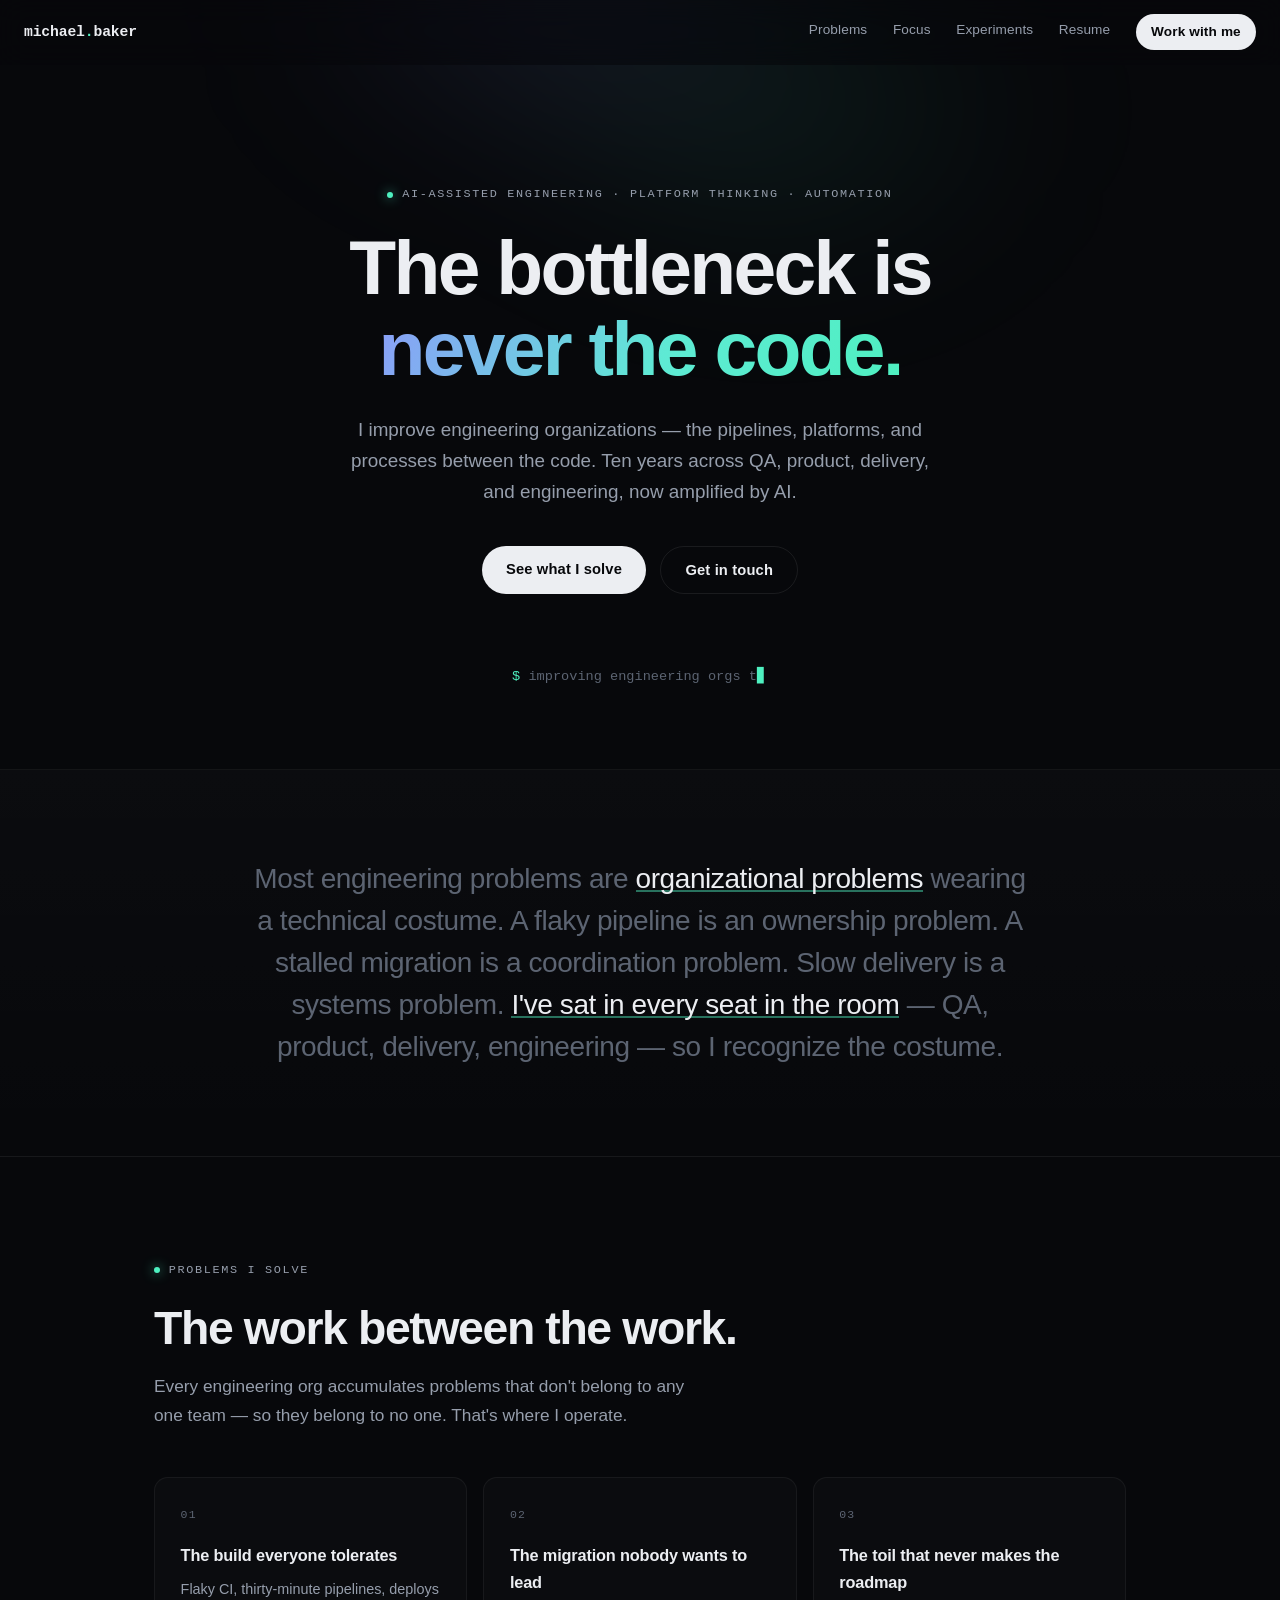
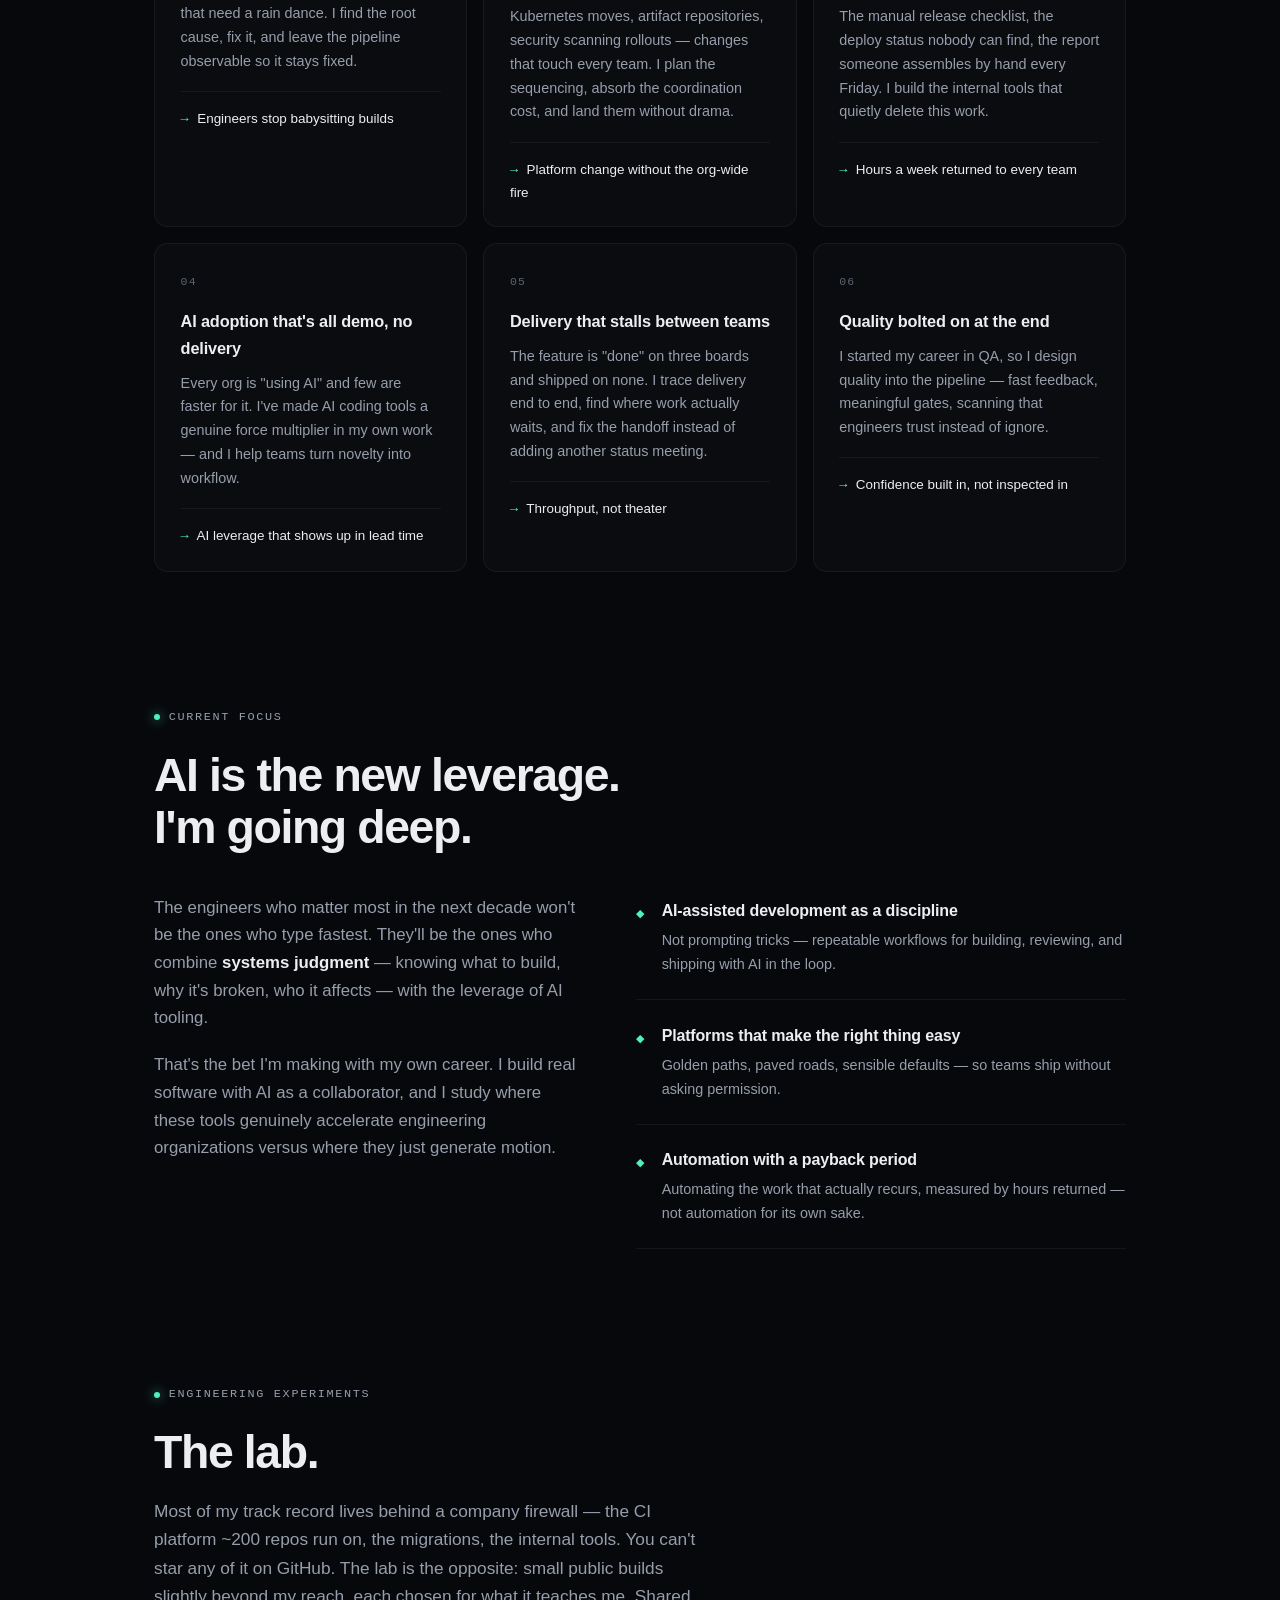
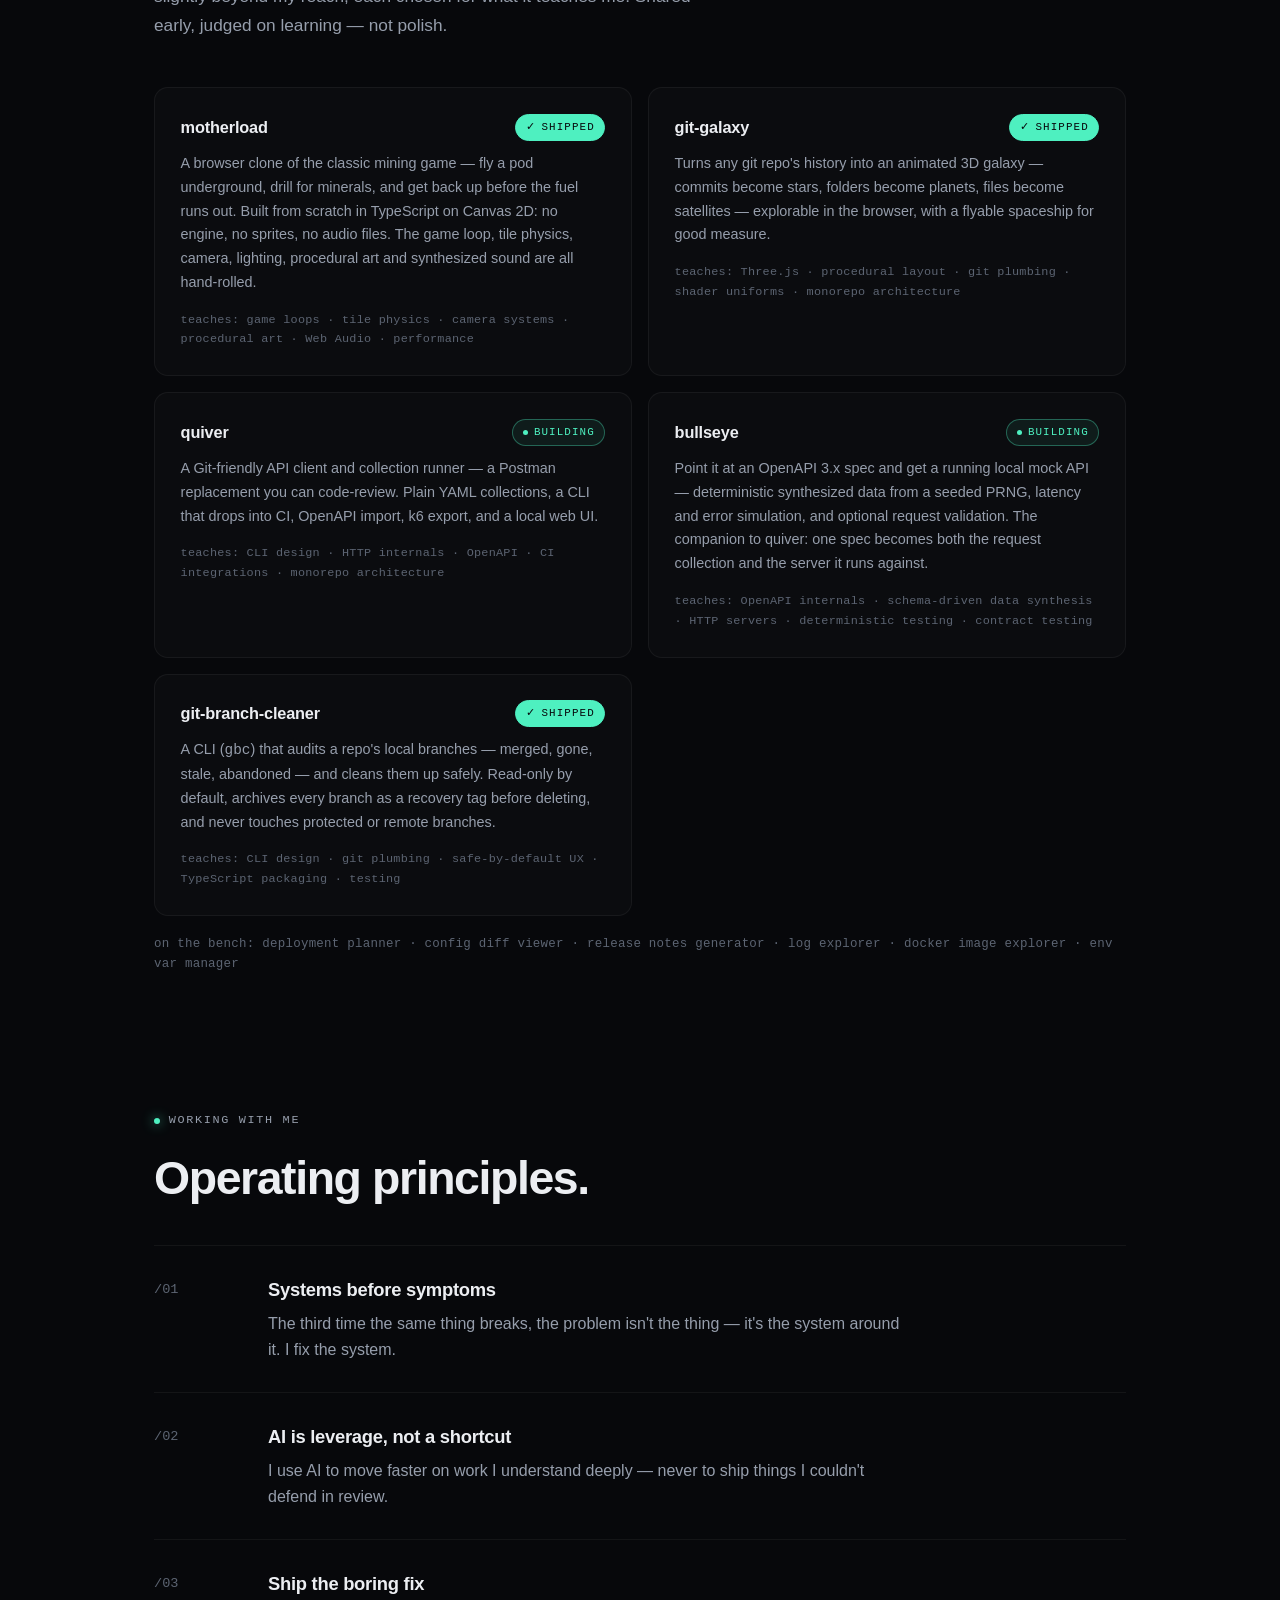
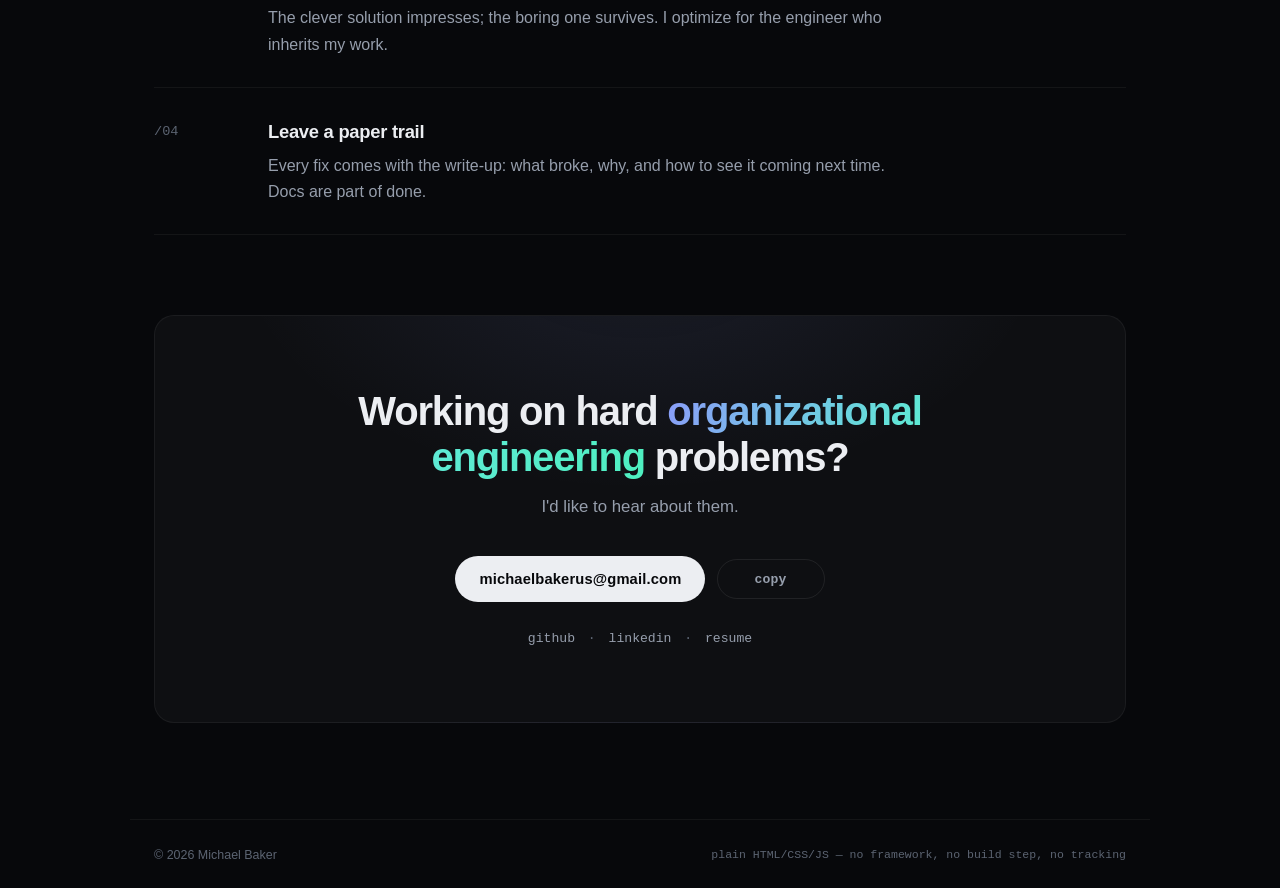
<file: index.html>
<!doctype html>
<html lang="en">
<head>
  <meta charset="utf-8" />
  <meta name="viewport" content="width=device-width, initial-scale=1" />
  <title>Michael Baker — I make engineering organizations faster</title>
  <meta name="description" content="Michael Baker improves engineering organizations through AI-assisted engineering, platform thinking, and automation." />
  <link rel="stylesheet" href="styles.css" />
  <link rel="icon" href="data:image/svg+xml,<svg xmlns='http://www.w3.org/2000/svg' viewBox='0 0 100 100'><text y='.9em' font-size='90'>▲</text></svg>" />
</head>
<body>

  <div class="glow glow-hero" aria-hidden="true"></div>
  <div class="scroll-progress" id="progress" aria-hidden="true"></div>

  <header class="nav" id="nav">
    <a class="nav-logo" href="#top">michael<span class="logo-dot">.</span>baker</a>
    <nav class="nav-links">
      <a href="#problems">Problems</a>
      <a href="#focus">Focus</a>
      <a href="#experiments">Experiments</a>
      <a href="resume.html">Resume</a>
      <a href="#working" class="nav-cta">Work with me</a>
    </nav>
  </header>

  <main id="top">

    <!-- ================= HERO ================= -->
    <section class="hero">
      <p class="eyebrow reveal">
        <span class="eyebrow-dot" aria-hidden="true"></span>
        AI-assisted engineering · platform thinking · automation
      </p>

      <h1 class="hero-title reveal">
        The bottleneck is<br />
        <span class="gradient-text">never the code.</span>
      </h1>

      <p class="hero-sub reveal">
        I improve engineering organizations — the pipelines, platforms,
        and processes between the code. Ten years across QA, product,
        delivery, and engineering, now amplified by AI.
      </p>

      <div class="hero-actions reveal">
        <a class="btn btn-primary" href="#problems">See what I solve</a>
        <a class="btn btn-ghost" href="mailto:michaelbakerus@gmail.com">Get in touch</a>
      </div>

      <div class="hero-ticker reveal" aria-hidden="true">
        <span class="mono">$</span> <span id="typed"></span><span class="cursor">▋</span>
      </div>
    </section>

    <!-- ================= THESIS ================= -->
    <section class="thesis">
      <p class="thesis-text reveal">
        Most engineering problems are <em>organizational problems</em> wearing
        a technical costume. A flaky pipeline is an ownership problem. A stalled
        migration is a coordination problem. Slow delivery is a systems problem.
        <em>I've sat in every seat in the room</em> — QA, product, delivery,
        engineering — so I recognize the costume.
      </p>
    </section>

    <!-- ================= PROBLEMS I SOLVE ================= -->
    <section class="section" id="problems">
      <p class="eyebrow reveal"><span class="eyebrow-dot" aria-hidden="true"></span> Problems I solve</p>
      <h2 class="section-title reveal">The work between the work.</h2>
      <p class="section-lede reveal">
        Every engineering org accumulates problems that don't belong to any
        one team — so they belong to no one. That's where I operate.
      </p>

      <div class="cards">
        <article class="card reveal">
          <div class="card-num mono">01</div>
          <h3>The build everyone tolerates</h3>
          <p>
            Flaky CI, thirty-minute pipelines, deploys that need a rain dance.
            I find the root cause, fix it, and leave the pipeline observable
            so it stays fixed.
          </p>
          <p class="card-outcome"><span class="mono">→</span> Engineers stop babysitting builds</p>
        </article>

        <article class="card reveal">
          <div class="card-num mono">02</div>
          <h3>The migration nobody wants to lead</h3>
          <p>
            Kubernetes moves, artifact repositories, security scanning
            rollouts — changes that touch every team. I plan the sequencing,
            absorb the coordination cost, and land them without drama.
          </p>
          <p class="card-outcome"><span class="mono">→</span> Platform change without the org-wide fire</p>
        </article>

        <article class="card reveal">
          <div class="card-num mono">03</div>
          <h3>The toil that never makes the roadmap</h3>
          <p>
            The manual release checklist, the deploy status nobody can find,
            the report someone assembles by hand every Friday. I build the
            internal tools that quietly delete this work.
          </p>
          <p class="card-outcome"><span class="mono">→</span> Hours a week returned to every team</p>
        </article>

        <article class="card reveal">
          <div class="card-num mono">04</div>
          <h3>AI adoption that's all demo, no delivery</h3>
          <p>
            Every org is "using AI" and few are faster for it. I've made AI
            coding tools a genuine force multiplier in my own work — and I
            help teams turn novelty into workflow.
          </p>
          <p class="card-outcome"><span class="mono">→</span> AI leverage that shows up in lead time</p>
        </article>

        <article class="card reveal">
          <div class="card-num mono">05</div>
          <h3>Delivery that stalls between teams</h3>
          <p>
            The feature is "done" on three boards and shipped on none. I trace
            delivery end to end, find where work actually waits, and fix the
            handoff instead of adding another status meeting.
          </p>
          <p class="card-outcome"><span class="mono">→</span> Throughput, not theater</p>
        </article>

        <article class="card reveal">
          <div class="card-num mono">06</div>
          <h3>Quality bolted on at the end</h3>
          <p>
            I started my career in QA, so I design quality into the pipeline —
            fast feedback, meaningful gates, scanning that engineers trust
            instead of ignore.
          </p>
          <p class="card-outcome"><span class="mono">→</span> Confidence built in, not inspected in</p>
        </article>
      </div>
    </section>

    <!-- ================= CURRENT FOCUS ================= -->
    <section class="section" id="focus">
      <p class="eyebrow reveal"><span class="eyebrow-dot" aria-hidden="true"></span> Current focus</p>
      <h2 class="section-title reveal">AI is the new leverage.<br />I'm going deep.</h2>

      <div class="focus-grid">
        <div class="focus-narrative reveal">
          <p>
            The engineers who matter most in the next decade won't be the ones
            who type fastest. They'll be the ones who combine <em>systems
            judgment</em> — knowing what to build, why it's broken, who it
            affects — with the leverage of AI tooling.
          </p>
          <p>
            That's the bet I'm making with my own career. I build real software
            with AI as a collaborator, and I study where these tools genuinely
            accelerate engineering organizations versus where they just
            generate motion.
          </p>
        </div>
        <ul class="focus-list">
          <li class="focus-item reveal">
            <span class="focus-marker mono" aria-hidden="true">◆</span>
            <div>
              <h3>AI-assisted development as a discipline</h3>
              <p>Not prompting tricks — repeatable workflows for building, reviewing, and shipping with AI in the loop.</p>
            </div>
          </li>
          <li class="focus-item reveal">
            <span class="focus-marker mono" aria-hidden="true">◆</span>
            <div>
              <h3>Platforms that make the right thing easy</h3>
              <p>Golden paths, paved roads, sensible defaults — so teams ship without asking permission.</p>
            </div>
          </li>
          <li class="focus-item reveal">
            <span class="focus-marker mono" aria-hidden="true">◆</span>
            <div>
              <h3>Automation with a payback period</h3>
              <p>Automating the work that actually recurs, measured by hours returned — not automation for its own sake.</p>
            </div>
          </li>
        </ul>
      </div>
    </section>

    <!-- ================= ENGINEERING EXPERIMENTS ================= -->
    <section class="section" id="experiments">
      <p class="eyebrow reveal"><span class="eyebrow-dot" aria-hidden="true"></span> Engineering experiments</p>
      <h2 class="section-title reveal">The lab.</h2>
      <p class="section-lede reveal">
        Most of my track record lives behind a company firewall — the CI
        platform ~200 repos run on, the migrations, the internal tools. You
        can't star any of it on GitHub. The lab is the opposite: small public
        builds slightly beyond my reach, each chosen for what it teaches me.
        Shared early, judged on learning — not polish.
      </p>

      <div class="experiments">
        <article class="experiment reveal">
          <div class="experiment-head">
            <h3>motherload</h3>
            <span class="status status-shipped">shipped</span>
          </div>
          <p>A browser clone of the classic mining game — fly a pod underground, drill for minerals, and get back up before the fuel runs out. Built from scratch in TypeScript on Canvas 2D: no engine, no sprites, no audio files. The game loop, tile physics, camera, lighting, procedural art and synthesized sound are all hand-rolled.</p>
          <p class="experiment-teaches mono">teaches: game loops · tile physics · camera systems · procedural art · Web Audio · performance</p>
        </article>

        <article class="experiment reveal">
          <div class="experiment-head">
            <h3>git-galaxy</h3>
            <span class="status status-shipped">shipped</span>
          </div>
          <p>Turns any git repo's history into an animated 3D galaxy — commits become stars, folders become planets, files become satellites — explorable in the browser, with a flyable spaceship for good measure.</p>
          <p class="experiment-teaches mono">teaches: Three.js · procedural layout · git plumbing · shader uniforms · monorepo architecture</p>
        </article>

        <article class="experiment reveal">
          <div class="experiment-head">
            <h3>quiver</h3>
            <span class="status status-active">building</span>
          </div>
          <p>A Git-friendly API client and collection runner — a Postman replacement you can code-review. Plain YAML collections, a CLI that drops into CI, OpenAPI import, k6 export, and a local web UI.</p>
          <p class="experiment-teaches mono">teaches: CLI design · HTTP internals · OpenAPI · CI integrations · monorepo architecture</p>
        </article>

        <article class="experiment reveal">
          <div class="experiment-head">
            <h3>bullseye</h3>
            <span class="status status-active">building</span>
          </div>
          <p>Point it at an OpenAPI 3.x spec and get a running local mock API — deterministic synthesized data from a seeded PRNG, latency and error simulation, and optional request validation. The companion to quiver: one spec becomes both the request collection and the server it runs against.</p>
          <p class="experiment-teaches mono">teaches: OpenAPI internals · schema-driven data synthesis · HTTP servers · deterministic testing · contract testing</p>
        </article>

        <article class="experiment reveal">
          <div class="experiment-head">
            <h3>git-branch-cleaner</h3>
            <span class="status status-shipped">shipped</span>
          </div>
          <p>A CLI (<span class="mono">gbc</span>) that audits a repo's local branches — merged, gone, stale, abandoned — and cleans them up safely. Read-only by default, archives every branch as a recovery tag before deleting, and never touches protected or remote branches.</p>
          <p class="experiment-teaches mono">teaches: CLI design · git plumbing · safe-by-default UX · TypeScript packaging · testing</p>
        </article>

      </div>

      <p class="experiments-bench mono reveal">
        on the bench: deployment planner · config diff viewer · release notes generator · log explorer · docker image explorer · env var manager
      </p>
    </section>

    <!-- ================= WORKING WITH ME ================= -->
    <section class="section" id="working">
      <p class="eyebrow reveal"><span class="eyebrow-dot" aria-hidden="true"></span> Working with me</p>
      <h2 class="section-title reveal">Operating principles.</h2>

      <ol class="principles">
        <li class="principle reveal">
          <span class="principle-num mono">/01</span>
          <div>
            <h3>Systems before symptoms</h3>
            <p>The third time the same thing breaks, the problem isn't the thing — it's the system around it. I fix the system.</p>
          </div>
        </li>
        <li class="principle reveal">
          <span class="principle-num mono">/02</span>
          <div>
            <h3>AI is leverage, not a shortcut</h3>
            <p>I use AI to move faster on work I understand deeply — never to ship things I couldn't defend in review.</p>
          </div>
        </li>
        <li class="principle reveal">
          <span class="principle-num mono">/03</span>
          <div>
            <h3>Ship the boring fix</h3>
            <p>The clever solution impresses; the boring one survives. I optimize for the engineer who inherits my work.</p>
          </div>
        </li>
        <li class="principle reveal">
          <span class="principle-num mono">/04</span>
          <div>
            <h3>Leave a paper trail</h3>
            <p>Every fix comes with the write-up: what broke, why, and how to see it coming next time. Docs are part of done.</p>
          </div>
        </li>
      </ol>

      <div class="cta-panel reveal">
        <h2 class="cta-title">Working on hard <span class="gradient-text">organizational engineering</span> problems?</h2>
        <p class="cta-sub">I'd like to hear about them.</p>
        <div class="cta-actions">
          <a class="btn btn-primary" href="mailto:michaelbakerus@gmail.com">michaelbakerus@gmail.com</a>
          <button class="btn btn-ghost btn-copy mono" id="copy-email" data-email="michaelbakerus@gmail.com" type="button">
            <span class="copy-label">copy</span>
          </button>
        </div>
        <div class="cta-links mono">
          <a href="https://github.com/michael-baker-us" rel="noopener">github</a>
          <span aria-hidden="true">·</span>
          <a href="https://www.linkedin.com/in/-michael-baker/" rel="noopener">linkedin</a>
          <span aria-hidden="true">·</span>
          <a href="resume.html">resume</a>
        </div>
      </div>
    </section>

  </main>

  <footer class="footer">
    <span>© <span id="year"></span> Michael Baker</span>
    <span class="footer-meta mono">
      <span class="meta-swap">
        <span class="meta-a">plain HTML/CSS/JS — no framework, no build step, no tracking</span>
        <span class="meta-b" aria-hidden="true">designed on purpose · built with AI · reviewed by a human</span>
      </span>
    </span>
  </footer>

  <script src="main.js"></script>
</body>
</html>
</file>
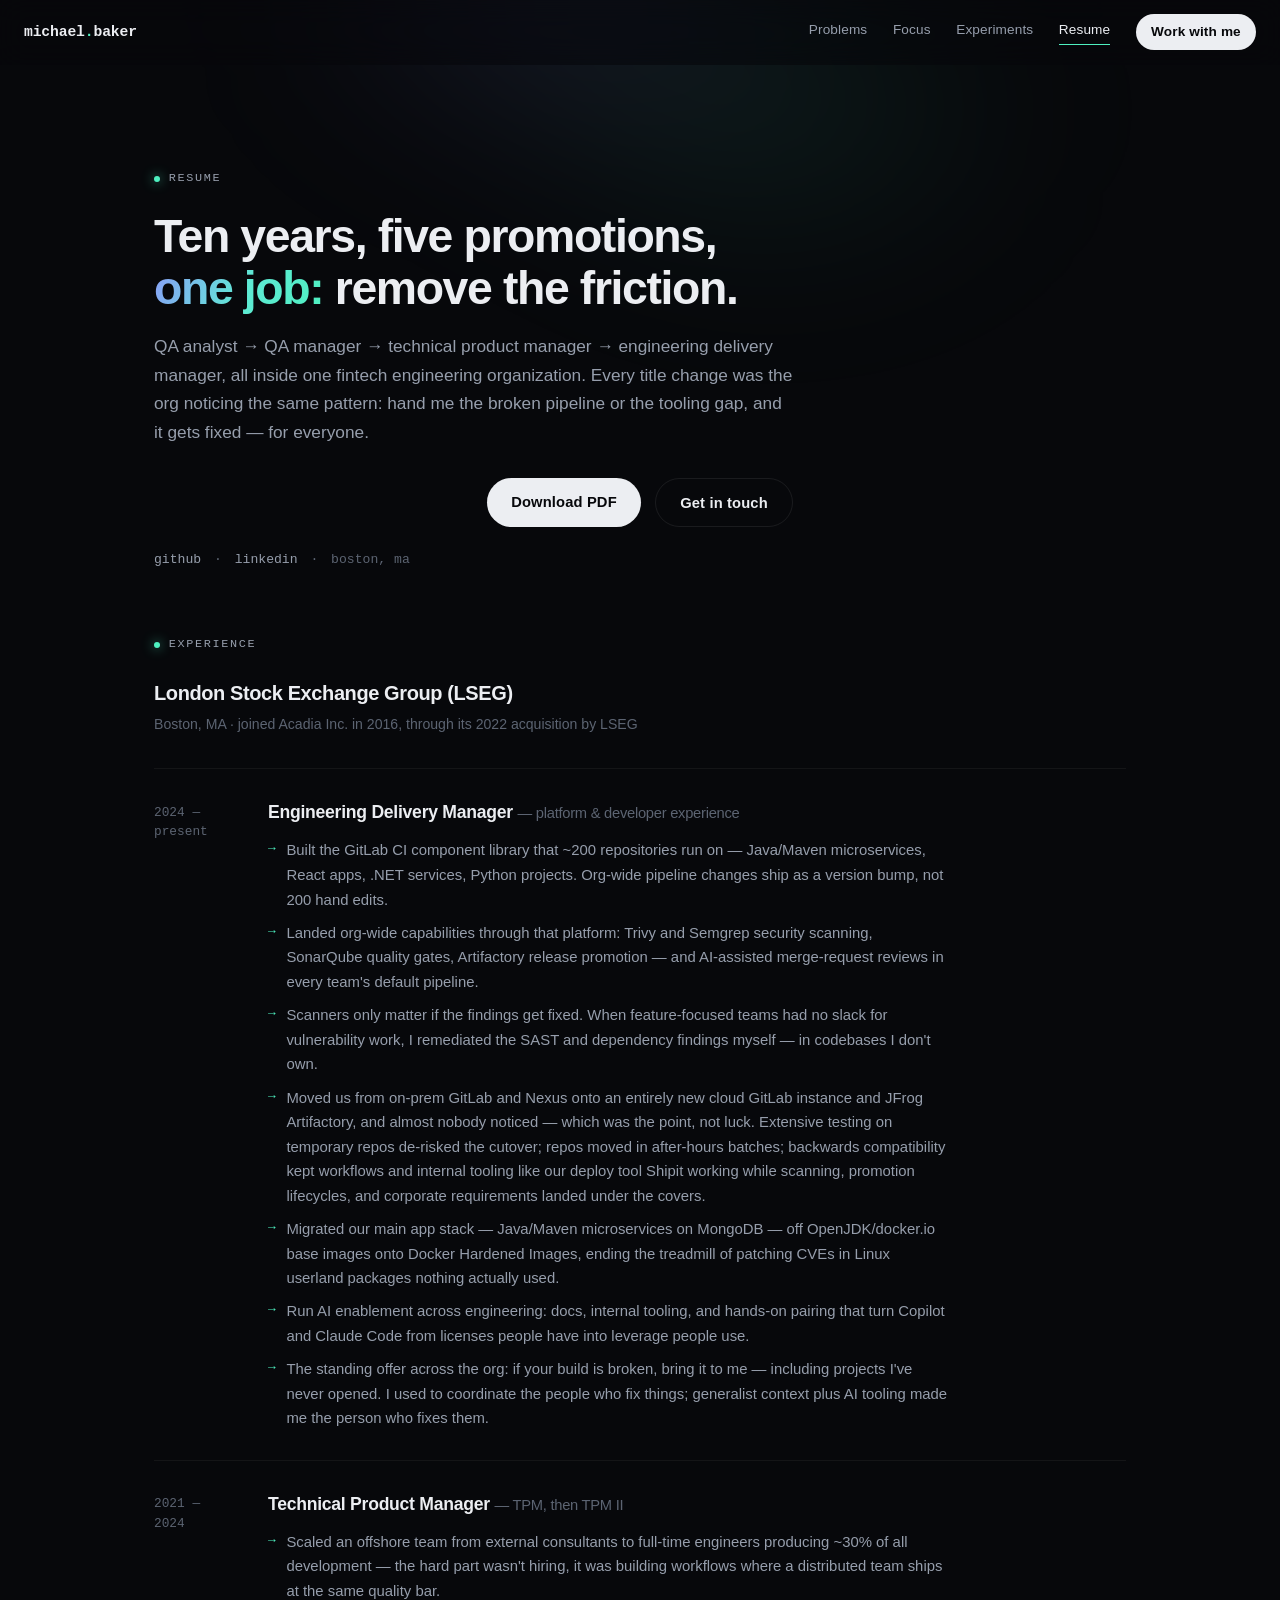
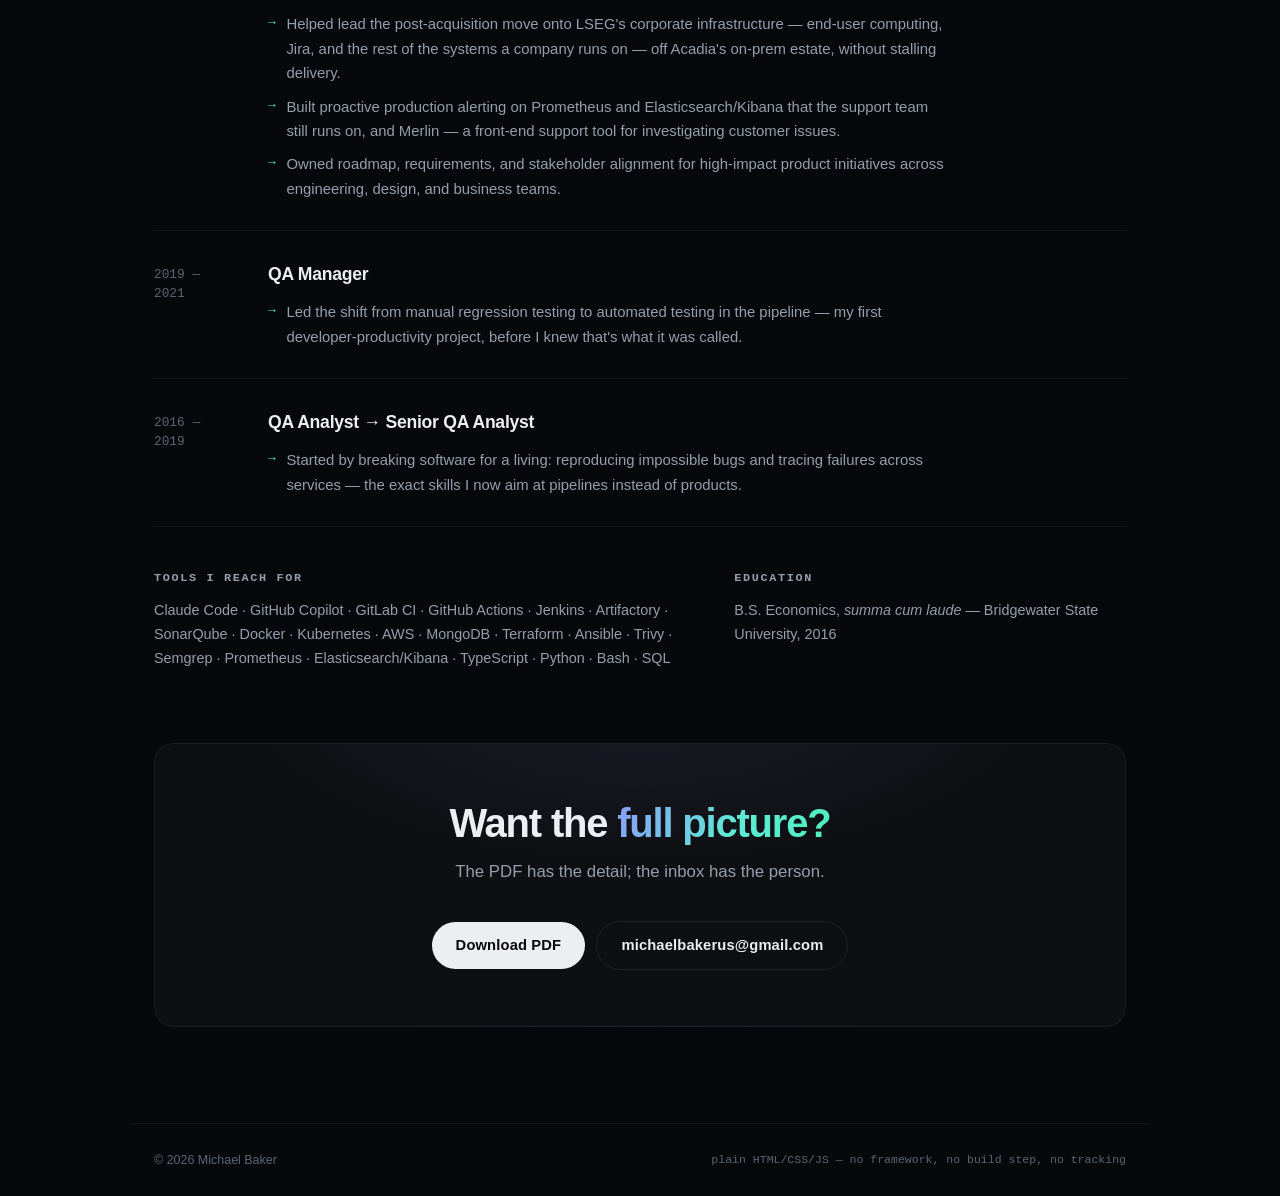
<file: resume.html>
<!doctype html>
<html lang="en">
<head>
  <meta charset="utf-8" />
  <meta name="viewport" content="width=device-width, initial-scale=1" />
  <title>Resume — Michael Baker</title>
  <meta name="description" content="Michael Baker — platform engineering, developer experience, and AI-assisted engineering. Ten years improving how software gets built." />
  <link rel="stylesheet" href="styles.css" />
  <link rel="icon" href="data:image/svg+xml,<svg xmlns='http://www.w3.org/2000/svg' viewBox='0 0 100 100'><text y='.9em' font-size='90'>▲</text></svg>" />
</head>
<body>

  <div class="glow glow-hero" aria-hidden="true"></div>
  <div class="scroll-progress" id="progress" aria-hidden="true"></div>

  <header class="nav" id="nav">
    <a class="nav-logo" href="index.html">michael<span class="logo-dot">.</span>baker</a>
    <nav class="nav-links">
      <a href="index.html#problems">Problems</a>
      <a href="index.html#focus">Focus</a>
      <a href="index.html#experiments">Experiments</a>
      <a href="resume.html" class="active">Resume</a>
      <a href="index.html#working" class="nav-cta">Work with me</a>
    </nav>
  </header>

  <main>

    <section class="section resume-header">
      <p class="eyebrow reveal"><span class="eyebrow-dot" aria-hidden="true"></span> Resume</p>
      <h1 class="section-title reveal">Ten years, five promotions,<br /><span class="gradient-text">one job:</span> remove the friction.</h1>
      <p class="section-lede reveal">
        QA analyst → QA manager → technical product manager → engineering
        delivery manager, all inside one fintech engineering organization.
        Every title change was the org noticing the same pattern: hand me the
        broken pipeline or the tooling gap, and it gets fixed — for everyone.
      </p>
      <div class="hero-actions resume-actions reveal">
        <a class="btn btn-primary" href="Michael-Baker-Resume.pdf" download="Michael-Baker-Resume.pdf">Download PDF</a>
        <a class="btn btn-ghost" href="mailto:michaelbakerus@gmail.com">Get in touch</a>
      </div>
      <div class="cta-links resume-links mono reveal">
        <a href="https://github.com/michael-baker-us" rel="noopener">github</a>
        <span aria-hidden="true">·</span>
        <a href="https://www.linkedin.com/in/-michael-baker/" rel="noopener">linkedin</a>
        <span aria-hidden="true">·</span>
        <span>boston, ma</span>
      </div>
    </section>

    <section class="section resume-body">
      <p class="eyebrow reveal"><span class="eyebrow-dot" aria-hidden="true"></span> Experience</p>

      <div class="resume-org reveal">
        <h2>London Stock Exchange Group (LSEG)</h2>
        <p class="resume-org-meta">Boston, MA · joined Acadia Inc. in 2016, through its 2022 acquisition by LSEG</p>
      </div>

      <ol class="roles">
        <li class="role reveal">
          <div class="role-when mono">2024 —<br />present</div>
          <div>
            <h3>Engineering Delivery Manager <span class="role-scope">— platform &amp; developer experience</span></h3>
            <ul class="role-points">
              <li>Built the GitLab CI component library that ~200 repositories run on — Java/Maven microservices, React apps, .NET services, Python projects. Org-wide pipeline changes ship as a version bump, not 200 hand edits.</li>
              <li>Landed org-wide capabilities through that platform: Trivy and Semgrep security scanning, SonarQube quality gates, Artifactory release promotion — and AI-assisted merge-request reviews in every team's default pipeline.</li>
              <li>Scanners only matter if the findings get fixed. When feature-focused teams had no slack for vulnerability work, I remediated the SAST and dependency findings myself — in codebases I don't own.</li>
              <li>Moved us from on-prem GitLab and Nexus onto an entirely new cloud GitLab instance and JFrog Artifactory, and almost nobody noticed — which was the point, not luck. Extensive testing on temporary repos de-risked the cutover; repos moved in after-hours batches; backwards compatibility kept workflows and internal tooling like our deploy tool Shipit working while scanning, promotion lifecycles, and corporate requirements landed under the covers.</li>
              <li>Migrated our main app stack — Java/Maven microservices on MongoDB — off OpenJDK/docker.io base images onto Docker Hardened Images, ending the treadmill of patching CVEs in Linux userland packages nothing actually used.</li>
              <li>Run AI enablement across engineering: docs, internal tooling, and hands-on pairing that turn Copilot and Claude Code from licenses people have into leverage people use.</li>
              <li>The standing offer across the org: if your build is broken, bring it to me — including projects I've never opened. I used to coordinate the people who fix things; generalist context plus AI tooling made me the person who fixes them.</li>
            </ul>
          </div>
        </li>

        <li class="role reveal">
          <div class="role-when mono">2021 —<br />2024</div>
          <div>
            <h3>Technical Product Manager <span class="role-scope">— TPM, then TPM II</span></h3>
            <ul class="role-points">
              <li>Scaled an offshore team from external consultants to full-time engineers producing ~30% of all development — the hard part wasn't hiring, it was building workflows where a distributed team ships at the same quality bar.</li>
              <li>Helped lead the post-acquisition move onto LSEG's corporate infrastructure — end-user computing, Jira, and the rest of the systems a company runs on — off Acadia's on-prem estate, without stalling delivery.</li>
              <li>Built proactive production alerting on Prometheus and Elasticsearch/Kibana that the support team still runs on, and Merlin — a front-end support tool for investigating customer issues.</li>
              <li>Owned roadmap, requirements, and stakeholder alignment for high-impact product initiatives across engineering, design, and business teams.</li>
            </ul>
          </div>
        </li>

        <li class="role reveal">
          <div class="role-when mono">2019 —<br />2021</div>
          <div>
            <h3>QA Manager</h3>
            <ul class="role-points">
              <li>Led the shift from manual regression testing to automated testing in the pipeline — my first developer-productivity project, before I knew that's what it was called.</li>
            </ul>
          </div>
        </li>

        <li class="role reveal">
          <div class="role-when mono">2016 —<br />2019</div>
          <div>
            <h3>QA Analyst → Senior QA Analyst</h3>
            <ul class="role-points">
              <li>Started by breaking software for a living: reproducing impossible bugs and tracing failures across services — the exact skills I now aim at pipelines instead of products.</li>
            </ul>
          </div>
        </li>
      </ol>

      <div class="resume-meta-grid">
        <div class="resume-meta-block reveal">
          <h3 class="mono">Tools I reach for</h3>
          <p>
            Claude Code · GitHub Copilot · GitLab CI · GitHub Actions · Jenkins ·
            Artifactory · SonarQube · Docker · Kubernetes · AWS · MongoDB · Terraform ·
            Ansible · Trivy · Semgrep · Prometheus · Elasticsearch/Kibana ·
            TypeScript · Python · Bash · SQL
          </p>
        </div>
        <div class="resume-meta-block reveal">
          <h3 class="mono">Education</h3>
          <p>B.S. Economics, <em>summa cum laude</em> — Bridgewater State University, 2016</p>
        </div>
      </div>

      <div class="cta-panel resume-cta reveal">
        <h2 class="cta-title">Want the <span class="gradient-text">full picture?</span></h2>
        <p class="cta-sub">The PDF has the detail; the inbox has the person.</p>
        <div class="cta-actions">
          <a class="btn btn-primary" href="Michael-Baker-Resume.pdf" download="Michael-Baker-Resume.pdf">Download PDF</a>
          <a class="btn btn-ghost" href="mailto:michaelbakerus@gmail.com">michaelbakerus@gmail.com</a>
        </div>
      </div>
    </section>

  </main>

  <footer class="footer">
    <span>© <span id="year"></span> Michael Baker</span>
    <span class="footer-meta mono">
      <span class="meta-swap">
        <span class="meta-a">plain HTML/CSS/JS — no framework, no build step, no tracking</span>
        <span class="meta-b" aria-hidden="true">designed on purpose · built with AI · reviewed by a human</span>
      </span>
    </span>
  </footer>

  <script src="main.js"></script>
</body>
</html>
</file>
<file: styles.css>
/* ============================================================
   michael.baker — personal site
   premium dark: near-black canvas, hairline borders, gradient
   accents, mono eyebrows. Linear / Vercel / Stripe lineage.
   ============================================================ */

:root {
  --bg: #07080b;
  --bg-raised: rgba(255, 255, 255, 0.02);
  --bg-panel: rgba(255, 255, 255, 0.03);
  --border: rgba(255, 255, 255, 0.08);
  --border-soft: rgba(255, 255, 255, 0.05);
  --text: #eceef2;
  --text-dim: #969eac;
  --text-faint: #5c6472;
  --accent: #4ef0c0;
  --accent-2: #8b9cf9;
  --gradient: linear-gradient(115deg, #8b9cf9 0%, #5eead4 55%, #4ef0c0 100%);
  --mono: ui-monospace, "SF Mono", "Cascadia Code", "JetBrains Mono", Menlo, monospace;
  --sans: -apple-system, BlinkMacSystemFont, "Inter", "Segoe UI", Roboto, sans-serif;
  --maxw: 1020px;
  --radius: 14px;
}

* { margin: 0; padding: 0; box-sizing: border-box; }

html { scroll-behavior: smooth; }

body {
  background: var(--bg);
  color: var(--text);
  font-family: var(--sans);
  line-height: 1.65;
  -webkit-font-smoothing: antialiased;
  text-rendering: optimizeLegibility;
  overflow-x: hidden;
}

::selection { background: var(--accent); color: var(--bg); }

.mono { font-family: var(--mono); }

/* ---------- ambient glow ---------- */
.glow {
  position: absolute;
  z-index: -1;
  pointer-events: none;
  filter: blur(90px);
}

.glow-hero {
  top: -220px;
  left: 50%;
  /* --gx/--gy drift with the pointer (set in JS) */
  transform: translate(calc(-50% + var(--gx, 0px)), var(--gy, 0px));
  transition: transform 1.2s cubic-bezier(0.2, 0.6, 0.2, 1);
  width: 900px;
  height: 600px;
  background:
    radial-gradient(ellipse 45% 40% at 40% 35%, rgba(139, 156, 249, 0.14), transparent 70%),
    radial-gradient(ellipse 45% 40% at 65% 55%, rgba(78, 240, 192, 0.10), transparent 70%);
}

/* ---------- scroll progress ---------- */
.scroll-progress {
  position: fixed;
  top: 0;
  left: 0;
  right: 0;
  height: 2px;
  z-index: 20;
  background: var(--gradient);
  transform: scaleX(var(--scroll, 0));
  transform-origin: left;
  opacity: 0.85;
}

/* ---------- nav ---------- */
.nav {
  position: sticky;
  top: 0;
  z-index: 10;
  display: flex;
  justify-content: space-between;
  align-items: center;
  padding: 0.9rem 1.5rem;
  backdrop-filter: blur(14px) saturate(1.4);
  -webkit-backdrop-filter: blur(14px) saturate(1.4);
  background: rgba(7, 8, 11, 0.6);
  border-bottom: 1px solid transparent;
  transition: border-color 0.3s ease, background 0.3s ease;
}

.nav.scrolled {
  border-bottom-color: var(--border-soft);
  background: rgba(7, 8, 11, 0.8);
}

.nav-logo {
  font-family: var(--mono);
  font-size: 0.92rem;
  font-weight: 600;
  color: var(--text);
  text-decoration: none;
  letter-spacing: -0.01em;
}

.logo-dot { color: var(--accent); }

.nav-links { display: flex; gap: 1.6rem; align-items: center; }

.nav-links a {
  color: var(--text-dim);
  text-decoration: none;
  font-size: 0.85rem;
  letter-spacing: 0.01em;
  transition: color 0.15s ease;
}

/* underline sweeps in from the left on hover; stays lit on the active section */
.nav-links a:not(.nav-cta) {
  background-image: linear-gradient(var(--accent), var(--accent));
  background-repeat: no-repeat;
  background-position: 0 100%;
  background-size: 0% 1px;
  padding-bottom: 3px;
  transition: color 0.15s ease, background-size 0.25s cubic-bezier(0.2, 0.6, 0.2, 1);
}

.nav-links a:hover { color: var(--text); }
.nav-links a:not(.nav-cta):hover,
.nav-links a.active { background-size: 100% 1px; }
.nav-links a.active { color: var(--text); }

/* logo dot blinks like a cursor when you hover the wordmark */
.nav-logo:hover .logo-dot { animation: blink 1.1s steps(1) infinite; }

.nav-cta {
  color: var(--bg) !important;
  background: var(--text);
  padding: 0.4rem 0.95rem;
  border-radius: 999px;
  font-weight: 600;
  transition: background 0.15s ease, transform 0.15s ease;
}

.nav-cta:hover { background: #fff; transform: translateY(-1px); }

/* ---------- shared: eyebrow, buttons, sections ---------- */
.eyebrow {
  display: flex;
  align-items: center;
  gap: 0.55rem;
  font-family: var(--mono);
  font-size: 0.74rem;
  text-transform: uppercase;
  letter-spacing: 0.14em;
  color: var(--text-dim);
  margin-bottom: 1.4rem;
}

.eyebrow-dot {
  width: 6px;
  height: 6px;
  border-radius: 50%;
  background: var(--accent);
  box-shadow: 0 0 12px rgba(78, 240, 192, 0.8);
  flex-shrink: 0;
}

.btn {
  display: inline-block;
  font-size: 0.92rem;
  font-weight: 600;
  text-decoration: none;
  padding: 0.7rem 1.5rem;
  border-radius: 999px;
  letter-spacing: 0.01em;
  transition: transform 0.18s ease, box-shadow 0.18s ease, background 0.18s ease, border-color 0.18s ease;
}

.btn-primary {
  color: var(--bg);
  background: var(--text);
}

.btn-primary:hover {
  background: #fff;
  transform: translateY(-2px);
  box-shadow: 0 8px 30px rgba(139, 156, 249, 0.25);
}

.btn-ghost {
  color: var(--text);
  border: 1px solid var(--border);
  background: transparent;
}

.btn-ghost:hover { border-color: rgba(255, 255, 255, 0.25); transform: translateY(-2px); }

.section {
  max-width: var(--maxw);
  margin: 0 auto;
  padding: 6.5rem 1.5rem 2rem;
}

.section-title {
  font-size: clamp(1.9rem, 4.2vw, 2.9rem);
  font-weight: 700;
  letter-spacing: -0.03em;
  line-height: 1.12;
  margin-bottom: 1.1rem;
}

.section-lede {
  color: var(--text-dim);
  font-size: 1.08rem;
  max-width: 560px;
  margin-bottom: 3rem;
}

.gradient-text {
  background: var(--gradient);
  -webkit-background-clip: text;
  background-clip: text;
  color: transparent;
}

/* ---------- hero ---------- */
.hero {
  position: relative;
  max-width: var(--maxw);
  margin: 0 auto;
  padding: 7.5rem 1.5rem 5rem;
  text-align: center;
  display: flex;
  flex-direction: column;
  align-items: center;
}

.hero .eyebrow { justify-content: center; }

.hero-title {
  font-size: clamp(2.6rem, 7.5vw, 4.8rem);
  font-weight: 800;
  letter-spacing: -0.035em;
  line-height: 1.05;
  margin-bottom: 1.6rem;
}

.hero-sub {
  font-size: 1.18rem;
  color: var(--text-dim);
  max-width: 580px;
  margin-bottom: 2.4rem;
}

.hero-actions { display: flex; gap: 0.9rem; flex-wrap: wrap; justify-content: center; }

.hero-ticker {
  margin-top: 4.5rem;
  font-family: var(--mono);
  font-size: 0.85rem;
  color: var(--text-faint);
  min-height: 1.5em;
}

.hero-ticker .mono:first-child { color: var(--accent); }

.cursor { color: var(--accent); animation: blink 1.1s steps(1) infinite; }

@keyframes blink { 50% { opacity: 0; } }

/* ---------- thesis band ---------- */
.thesis {
  border-top: 1px solid var(--border-soft);
  border-bottom: 1px solid var(--border-soft);
  background: linear-gradient(180deg, rgba(255, 255, 255, 0.015), transparent);
  padding: 5.5rem 1.5rem;
}

.thesis-text {
  max-width: 780px;
  margin: 0 auto;
  font-size: clamp(1.3rem, 2.6vw, 1.75rem);
  font-weight: 500;
  line-height: 1.5;
  letter-spacing: -0.015em;
  color: var(--text-faint);
  text-align: center;
}

/* emphasized phrases draw an accent underline once the section is in view */
.thesis-text em {
  font-style: normal;
  color: var(--text);
  background-image: linear-gradient(rgba(78, 240, 192, 0.45), rgba(78, 240, 192, 0.45));
  background-repeat: no-repeat;
  background-position: 0 96%;
  background-size: 0% 2px;
  transition: background-size 0.9s cubic-bezier(0.2, 0.6, 0.2, 1);
}

.thesis-text.visible em { background-size: 100% 2px; }
.thesis-text.visible em:nth-of-type(1) { transition-delay: 0.5s; }
.thesis-text.visible em:nth-of-type(2) { transition-delay: 0.9s; }

/* ---------- problem cards ---------- */
.cards {
  display: grid;
  grid-template-columns: repeat(3, 1fr);
  gap: 1rem;
}

.card {
  position: relative;
  border: 1px solid var(--border-soft);
  border-radius: var(--radius);
  background: var(--bg-raised);
  padding: 1.7rem 1.6rem 1.4rem;
  overflow: hidden;
  transition: border-color 0.25s ease, opacity 0.35s ease, transform 0.25s ease;
}

/* hovering one card gently recedes its siblings */
@media (hover: hover) {
  .cards:hover .card:not(:hover),
  .experiments:hover .experiment:not(:hover) { opacity: 0.55; }
  .card:hover { transform: translateY(-2px); }
}

/* cursor-tracking spotlight (set via --mx/--my in JS) */
.card::before {
  content: "";
  position: absolute;
  inset: 0;
  background: radial-gradient(340px circle at var(--mx, 50%) var(--my, 50%), rgba(139, 156, 249, 0.09), transparent 65%);
  opacity: 0;
  transition: opacity 0.3s ease;
  pointer-events: none;
}

.card:hover::before { opacity: 1; }
.card:hover { border-color: var(--border); }

.card-num {
  font-size: 0.72rem;
  color: var(--text-faint);
  letter-spacing: 0.1em;
  margin-bottom: 1.1rem;
  transition: color 0.25s ease, text-shadow 0.25s ease;
}

.card:hover .card-num {
  color: var(--accent);
  text-shadow: 0 0 14px rgba(78, 240, 192, 0.5);
}

.card h3 {
  font-size: 1.02rem;
  font-weight: 650;
  letter-spacing: -0.01em;
  margin-bottom: 0.6rem;
}

.card p { color: var(--text-dim); font-size: 0.9rem; }

.card-outcome {
  margin-top: 1.1rem;
  padding-top: 1rem;
  border-top: 1px solid var(--border-soft);
  font-size: 0.84rem !important;
  color: var(--text) !important;
}

.card-outcome .mono {
  color: var(--accent);
  margin-right: 0.3rem;
  display: inline-block;
  transition: transform 0.25s cubic-bezier(0.2, 0.6, 0.2, 1);
}

.card:hover .card-outcome .mono { transform: translateX(4px); }

/* ---------- current focus ---------- */
.focus-grid {
  display: grid;
  grid-template-columns: 1fr 1.15fr;
  gap: 3.5rem;
  margin-top: 2.5rem;
  align-items: start;
}

.focus-narrative p {
  color: var(--text-dim);
  font-size: 1.05rem;
  margin-bottom: 1.2rem;
}

.focus-narrative em { font-style: normal; color: var(--text); font-weight: 600; }

.focus-list { list-style: none; display: flex; flex-direction: column; }

.focus-item {
  display: flex;
  gap: 1.1rem;
  padding: 1.4rem 0;
  border-bottom: 1px solid var(--border-soft);
  transition: opacity 0.35s ease, padding-left 0.3s cubic-bezier(0.2, 0.6, 0.2, 1);
}

.focus-item:first-child { padding-top: 0.3rem; }

@media (hover: hover) {
  .focus-list:hover .focus-item:not(:hover) { opacity: 0.5; }
  .focus-item:hover { padding-left: 0.5rem; }
  .focus-item:hover .focus-marker { transform: rotate(135deg); color: #fff; }
}

.focus-marker {
  color: var(--accent);
  font-size: 0.7rem;
  padding-top: 0.45rem;
  transition: transform 0.4s cubic-bezier(0.2, 0.6, 0.2, 1), color 0.3s ease;
}

.focus-item h3 { font-size: 1rem; font-weight: 650; margin-bottom: 0.3rem; letter-spacing: -0.01em; }
.focus-item p { color: var(--text-dim); font-size: 0.9rem; }

/* ---------- experiments ---------- */
.experiments {
  display: grid;
  grid-template-columns: repeat(2, 1fr);
  gap: 1rem;
}

.experiment {
  position: relative;
  border: 1px solid var(--border-soft);
  border-radius: var(--radius);
  background: var(--bg-raised);
  padding: 1.6rem;
  overflow: hidden;
  transition: border-color 0.25s ease, opacity 0.35s ease;
}

.experiment::before {
  content: "";
  position: absolute;
  inset: 0;
  background: radial-gradient(340px circle at var(--mx, 50%) var(--my, 50%), rgba(78, 240, 192, 0.07), transparent 65%);
  opacity: 0;
  transition: opacity 0.3s ease;
  pointer-events: none;
}

.experiment:hover::before { opacity: 1; }
.experiment:hover { border-color: var(--border); }

.experiment-head {
  display: flex;
  align-items: center;
  justify-content: space-between;
  gap: 1rem;
  margin-bottom: 0.7rem;
}

.experiment h3 { font-size: 1.02rem; font-weight: 650; letter-spacing: -0.01em; }

.experiment p { color: var(--text-dim); font-size: 0.9rem; }

.experiment-teaches {
  margin-top: 1rem;
  font-size: 0.74rem !important;
  color: var(--text-faint) !important;
  letter-spacing: 0.02em;
  transition: color 0.3s ease;
}

.experiment:hover .experiment-teaches { color: var(--text-dim) !important; }

.status {
  font-family: var(--mono);
  font-size: 0.68rem;
  text-transform: uppercase;
  letter-spacing: 0.1em;
  padding: 0.22rem 0.6rem;
  border-radius: 999px;
  border: 1px solid;
  flex-shrink: 0;
}

.status-active {
  color: var(--accent);
  border-color: rgba(78, 240, 192, 0.35);
  background: rgba(78, 240, 192, 0.07);
  display: inline-flex;
  align-items: center;
  gap: 0.4rem;
}

/* live-status dot: the "building" pills breathe */
.status-active::before {
  content: "";
  width: 5px;
  height: 5px;
  border-radius: 50%;
  background: var(--accent);
  animation: statusPulse 2.2s ease-in-out infinite;
}

@keyframes statusPulse {
  0%, 100% { box-shadow: 0 0 0 0 rgba(78, 240, 192, 0.5); opacity: 1; }
  50% { box-shadow: 0 0 0 4px rgba(78, 240, 192, 0); opacity: 0.6; }
}
.status-shipped {
  color: var(--bg);
  border-color: var(--accent);
  background: var(--accent);
  display: inline-flex;
  align-items: center;
  gap: 0.35rem;
}
.status-shipped::before {
  content: "✓";
  font-size: 0.7rem;
  line-height: 1;
}
.status-exploring{ color: var(--accent-2); border-color: rgba(139, 156, 249, 0.35); background: rgba(139, 156, 249, 0.07); }
.status-queued   { color: var(--text-faint); border-color: var(--border); background: transparent; }

.experiments-bench {
  margin-top: 1.1rem;
  font-size: 0.78rem;
  color: var(--text-faint);
  letter-spacing: 0.02em;
}

/* ---------- principles ---------- */
.principles {
  list-style: none;
  margin-top: 2.5rem;
  border-top: 1px solid var(--border-soft);
}

.principle {
  display: grid;
  grid-template-columns: 90px 1fr;
  gap: 1.5rem;
  padding: 1.8rem 0;
  border-bottom: 1px solid var(--border-soft);
  transition: opacity 0.35s ease;
}

@media (hover: hover) {
  .principles:hover .principle:not(:hover) { opacity: 0.5; }
  .principle:hover .principle-num { color: var(--accent); transform: translateX(4px); }
  .principle:hover h3 { transform: translateX(2px); }
}

.principle-num {
  color: var(--text-faint);
  font-size: 0.85rem;
  padding-top: 0.25rem;
  transition: color 0.3s ease, transform 0.3s cubic-bezier(0.2, 0.6, 0.2, 1);
}

.principle h3 {
  font-size: 1.15rem;
  font-weight: 650;
  letter-spacing: -0.015em;
  margin-bottom: 0.35rem;
  transition: transform 0.3s cubic-bezier(0.2, 0.6, 0.2, 1);
}
.principle p { color: var(--text-dim); max-width: 640px; }

/* ---------- CTA panel ---------- */
.cta-panel {
  position: relative;
  margin-top: 5rem;
  border: 1px solid var(--border-soft);
  border-radius: 20px;
  padding: 4.5rem 2rem;
  text-align: center;
  background:
    radial-gradient(ellipse 60% 90% at 50% -20%, rgba(139, 156, 249, 0.10), transparent 70%),
    var(--bg-panel);
  overflow: hidden;
}

.cta-title {
  font-size: clamp(1.7rem, 3.8vw, 2.5rem);
  font-weight: 700;
  letter-spacing: -0.03em;
  line-height: 1.15;
  max-width: 620px;
  margin: 0 auto 0.8rem;
}

.cta-sub { color: var(--text-dim); font-size: 1.05rem; margin-bottom: 2.2rem; }

.cta-actions { display: flex; justify-content: center; gap: 0.7rem; flex-wrap: wrap; align-items: center; }

.btn-copy {
  font-size: 0.82rem;
  padding: 0.7rem 1.2rem;
  cursor: pointer;
  color: var(--text-dim);
  min-width: 108px;
  transition: color 0.2s ease, border-color 0.2s ease, transform 0.18s ease;
}

.btn-copy:hover { color: var(--text); }

.btn-copy.copied {
  color: var(--accent);
  border-color: rgba(78, 240, 192, 0.45);
}

.copy-label { display: inline-block; }

.btn-copy.copied .copy-label { animation: copyPop 0.35s cubic-bezier(0.2, 0.6, 0.2, 1); }

@keyframes copyPop {
  0% { transform: scale(0.8); opacity: 0; }
  100% { transform: scale(1); opacity: 1; }
}

.cta-links {
  margin-top: 1.6rem;
  font-size: 0.82rem;
  color: var(--text-faint);
  display: flex;
  gap: 0.8rem;
  justify-content: center;
}

.cta-links a { color: var(--text-dim); text-decoration: none; transition: color 0.15s ease; }
.cta-links a:hover { color: var(--accent); }

/* ---------- footer ---------- */
.footer {
  max-width: var(--maxw);
  margin: 4rem auto 0;
  padding: 1.6rem 1.5rem;
  border-top: 1px solid var(--border-soft);
  display: flex;
  justify-content: space-between;
  flex-wrap: wrap;
  gap: 0.5rem;
  font-size: 0.78rem;
  color: var(--text-faint);
}

.footer-meta { font-size: 0.72rem; }

/* hover the meta line to reveal its second truth */
.meta-swap { display: inline-grid; }

.meta-swap > span {
  grid-area: 1 / 1;
  transition: opacity 0.4s ease;
  white-space: nowrap;
}

.meta-b { opacity: 0; }
.footer-meta:hover .meta-a { opacity: 0; }
.footer-meta:hover .meta-b { opacity: 1; color: var(--text-dim); }

/* ---------- resume page ---------- */
.resume-header { padding-bottom: 0; }

.resume-header .section-lede { max-width: 640px; margin-bottom: 2rem; }

.resume-actions { margin-bottom: 0.4rem; }

.resume-links { justify-content: flex-start; margin-top: 1.4rem; }

.resume-body { padding-top: 4rem; }

.resume-org h2 {
  font-size: 1.25rem;
  font-weight: 700;
  letter-spacing: -0.02em;
}

.resume-org-meta {
  color: var(--text-faint);
  font-size: 0.88rem;
  margin-top: 0.2rem;
}

.roles {
  list-style: none;
  margin-top: 2rem;
  border-top: 1px solid var(--border-soft);
}

.role {
  display: grid;
  grid-template-columns: 90px 1fr;
  gap: 1.5rem;
  padding: 1.8rem 0;
  border-bottom: 1px solid var(--border-soft);
  transition: opacity 0.35s ease;
}

@media (hover: hover) {
  .roles:hover .role:not(:hover) { opacity: 0.55; }
  .role:hover .role-when { color: var(--accent); }
}

.role-when {
  color: var(--text-faint);
  font-size: 0.8rem;
  line-height: 1.5;
  padding-top: 0.3rem;
  transition: color 0.3s ease;
}

.role h3 {
  font-size: 1.1rem;
  font-weight: 650;
  letter-spacing: -0.015em;
  margin-bottom: 0.7rem;
}

.role-scope {
  color: var(--text-faint);
  font-weight: 450;
  font-size: 0.92rem;
}

.role-points {
  list-style: none;
  display: flex;
  flex-direction: column;
  gap: 0.55rem;
  max-width: 680px;
}

.role-points li {
  color: var(--text-dim);
  font-size: 0.93rem;
  padding-left: 1.15rem;
  position: relative;
}

.role-points li::before {
  content: "→";
  position: absolute;
  left: 0;
  font-family: var(--mono);
  font-size: 0.8rem;
  color: var(--accent);
}

.resume-meta-grid {
  display: grid;
  grid-template-columns: 1.4fr 1fr;
  gap: 2rem;
  margin-top: 2.6rem;
}

.resume-meta-block h3 {
  font-size: 0.74rem;
  text-transform: uppercase;
  letter-spacing: 0.14em;
  color: var(--text-dim);
  font-weight: 600;
  margin-bottom: 0.7rem;
}

.resume-meta-block p { color: var(--text-dim); font-size: 0.9rem; max-width: 560px; }

.resume-cta { margin-top: 4.5rem; padding: 3.5rem 2rem; }

/* ---------- reveal on scroll ---------- */
.reveal {
  opacity: 0;
  transform: translateY(16px);
  transition: opacity 0.7s cubic-bezier(0.2, 0.6, 0.2, 1), transform 0.7s cubic-bezier(0.2, 0.6, 0.2, 1);
  transition-delay: var(--reveal-delay, 0s);
}

.reveal.visible { opacity: 1; transform: none; }

@media (prefers-reduced-motion: reduce) {
  html { scroll-behavior: auto; }
  .reveal { opacity: 1; transform: none; transition: none; }
  .cursor { animation: none; }
  .btn, .nav-cta { transition: none; }
  .card::before, .experiment::before { display: none; }
  .status-active::before { animation: none; }
  .nav-logo:hover .logo-dot { animation: none; }
  .glow-hero { transition: none; }
  .thesis-text em { background-size: 100% 2px; transition: none; }
  .card, .experiment, .focus-item, .principle,
  .focus-marker, .principle-num, .principle h3,
  .card-num, .card-outcome .mono { transition: none; }
}

/* ---------- responsive ---------- */
@media (max-width: 860px) {
  .cards { grid-template-columns: repeat(2, 1fr); }
  .focus-grid { grid-template-columns: 1fr; gap: 2rem; }
}

@media (max-width: 860px) {
  .resume-meta-grid { grid-template-columns: 1fr; }
}

@media (max-width: 620px) {
  .cards, .experiments { grid-template-columns: 1fr; }
  .principle { grid-template-columns: 1fr; gap: 0.4rem; }
  .role { grid-template-columns: 1fr; gap: 0.5rem; }
  .role-when br { display: none; }
  .nav-links { gap: 1rem; }
  .nav-links a:not(.nav-cta) { display: none; }
  .hero { padding-top: 5rem; }
  .section { padding-top: 4.5rem; }
  .meta-swap > span { white-space: normal; }
}
</file>
